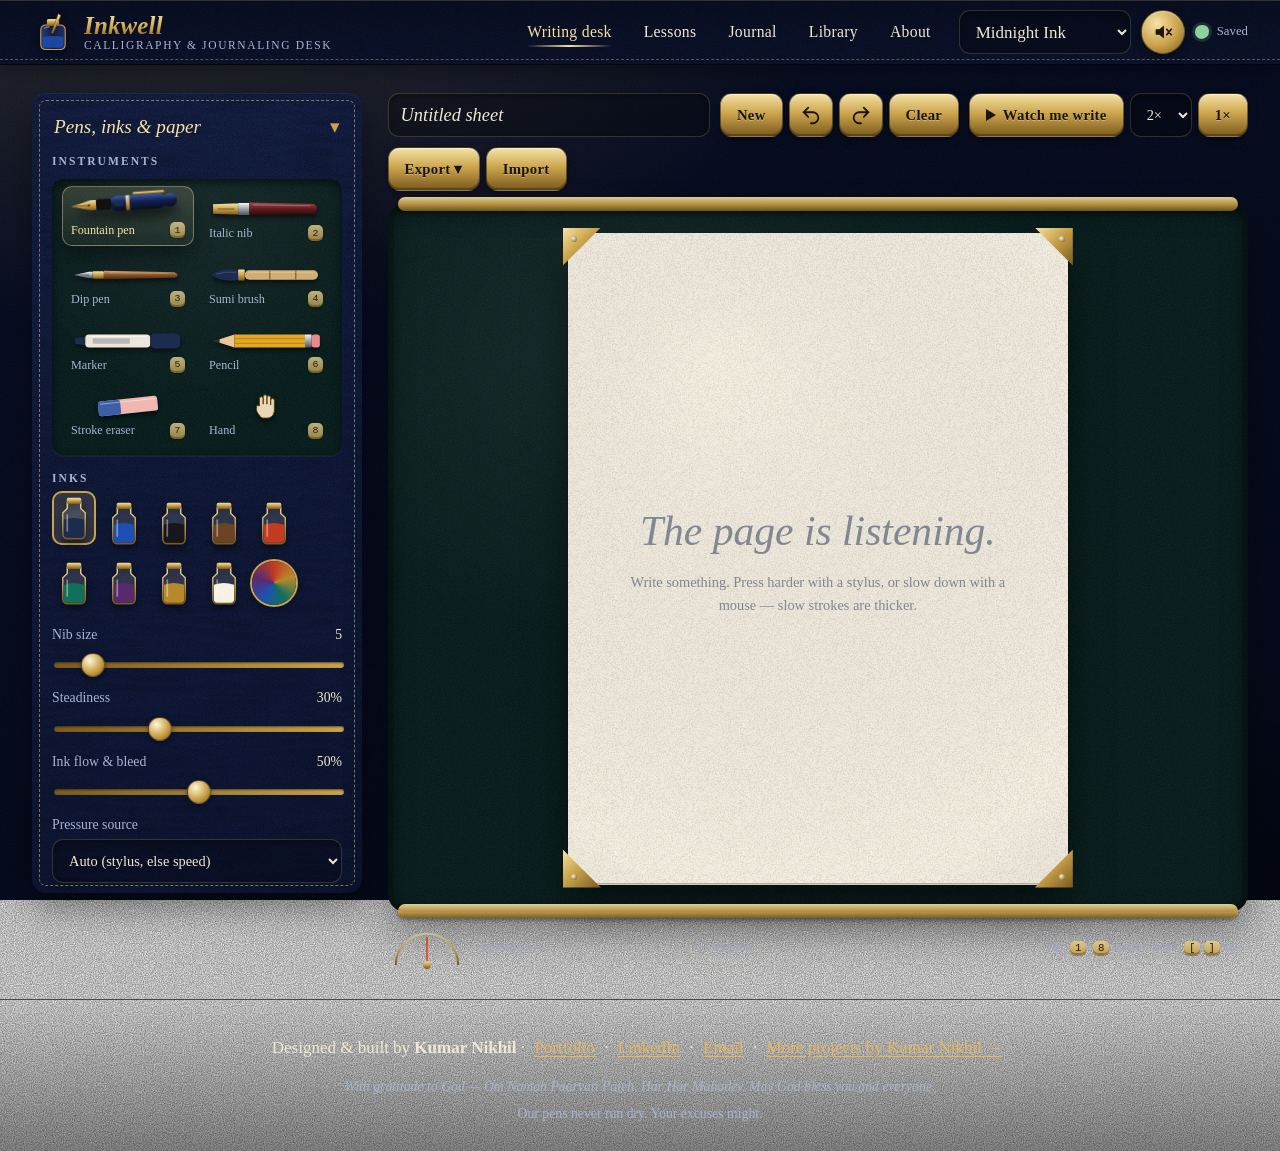
<file: index.html>
<!doctype html>
<html lang="en">
<head>
<meta charset="utf-8">
<meta name="viewport" content="width=device-width, initial-scale=1, viewport-fit=cover">
<title>Inkwell — a calligraphy &amp; journaling desk</title>
<meta name="description" content="Inkwell is a free, offline-friendly calligraphy and journaling desk: pressure-sensitive brush, fountain, italic, dip-pen, marker and pencil on real-feeling papers, guided lessons with stroke scoring, a daily journal with stamps and wax seals, and replayable 'watch me write' playback.">
<meta property="og:title" content="Inkwell — a calligraphy &amp; journaling desk">
<meta property="og:description" content="Pressure-sensitive pens, ink bleed, paper grain, guided calligraphy lessons, a wax-sealed daily journal — and every stroke saved as a replayable vector.">
<meta property="og:type" content="website">
<meta property="og:url" content="https://kumarnikhildeveloperaccount.github.io/inkwell/">
<meta name="theme-color" content="#0b1430">
<meta name="color-scheme" content="dark light">
<link rel="icon" href="favicon.svg" type="image/svg+xml">
<link rel="manifest" href="manifest.webmanifest">
<link rel="stylesheet" href="css/base.css">
<link rel="stylesheet" href="css/desk.css">
<link rel="stylesheet" href="css/views.css?v=2">
</head>
<body data-theme="midnight">
<a class="skip" href="#main">Skip to the desk</a>

<!-- Intro: a nib signs the name, then the card slides away -->
<div id="intro" class="intro" aria-hidden="true">
  <div class="intro-card">
    <svg viewBox="0 0 600 180" class="intro-svg" role="presentation">
      <text x="300" y="118" text-anchor="middle" class="intro-word">Inkwell</text>
      <path class="intro-flourish" d="M120 140 C 220 160, 380 160, 500 132 C 520 128, 530 134, 515 142"/>
    </svg>
    <p class="intro-sub">uncapping the pens…</p>
  </div>
</div>

<header class="topbar">
  <a class="brand" href="#desk" id="brand" aria-label="Inkwell home">
    <svg class="brand-ink" id="brandInk" viewBox="0 0 48 48" aria-hidden="true">
      <defs>
        <linearGradient id="bGlass" x1="0" x2="1"><stop offset="0" stop-color="#2b3d78"/><stop offset=".5" stop-color="#0f1a3d"/><stop offset="1" stop-color="#22336a"/></linearGradient>
        <linearGradient id="bBrass" x1="0" x2="0" y1="0" y2="1"><stop offset="0" stop-color="#f6e2a4"/><stop offset=".5" stop-color="#c9a24a"/><stop offset="1" stop-color="#7a5a1e"/></linearGradient>
      </defs>
      <path d="M10 22 Q10 16 16 16 H32 Q38 16 38 22 V38 Q38 44 32 44 H16 Q10 44 10 38Z" fill="url(#bGlass)" stroke="#c9a24a" stroke-width="1.2"/>
      <path class="brand-ink-level" d="M12 30 Q24 27 36 30 V38 Q36 42 32 42 H16 Q12 42 12 38Z" fill="#1d4fb3" opacity=".85"/>
      <rect x="17" y="9" width="14" height="8" rx="2" fill="url(#bBrass)"/>
      <path d="M30 3 L22 25 L24 26 L33 5Z" fill="url(#bBrass)" stroke="#5a3f12" stroke-width=".6"/>
      <path d="M14 20 Q16 18 20 18" stroke="#fff" stroke-opacity=".35" stroke-width="1.5" fill="none"/>
    </svg>
    <span class="brand-text"><span class="brand-name">Inkwell</span><small>calligraphy &amp; journaling desk</small></span>
  </a>
  <button id="navToggle" class="nav-toggle" aria-expanded="false" aria-controls="mainNav" aria-label="Open menu">
    <span></span><span></span><span></span>
  </button>
  <nav id="mainNav" class="mainnav" aria-label="Main">
    <a href="#desk" data-nav="desk">Writing desk</a>
    <a href="#lessons" data-nav="lessons">Lessons</a>
    <a href="#journal" data-nav="journal">Journal</a>
    <a href="#library" data-nav="library">Library</a>
    <a href="#about" data-nav="about">About</a>
  </nav>
  <div class="top-actions">
    <label class="sr-only" for="themeSel">Desk theme</label>
    <select id="themeSel" class="brass-select" title="Desk theme">
      <option value="midnight">Midnight Ink</option>
      <option value="ivory">Ivory &amp; Brass</option>
      <option value="oxblood">Oxblood Leather</option>
      <option value="sumi">Sumi &amp; Vermilion</option>
    </select>
    <button id="soundBtn" class="icon-btn" aria-pressed="false" title="Sound is off — click to hear the nib">
      <svg viewBox="0 0 24 24" aria-hidden="true"><path d="M4 9h4l5-4v14l-5-4H4z" fill="currentColor"/><path class="snd-on" d="M16 8c1.5 1.2 1.5 6.8 0 8M18.5 5.5c3 2.6 3 10.4 0 13" stroke="currentColor" stroke-width="1.8" fill="none" stroke-linecap="round"/><path class="snd-off" d="M16 9l5 6M21 9l-5 6" stroke="currentColor" stroke-width="1.8" stroke-linecap="round"/></svg>
      <span class="sr-only">Toggle sound</span>
    </button>
    <span id="saveState" class="save-state" role="status" aria-live="polite"><i class="blot" aria-hidden="true"></i><span class="save-text">Opening the drawer…</span></span>
  </div>
</header>

<main id="main" tabindex="-1">

  <!-- ============ WRITING DESK ============ -->
  <section id="view-desk" class="view" data-view="desk" aria-labelledby="deskHeading">
    <h1 id="deskHeading" class="sr-only">Writing desk</h1>
    <div class="desk-grid">
      <details class="tray-details" id="deskTrayWrap" open>
        <summary class="tray-summary">Pens, inks &amp; paper</summary>
        <div class="tray" id="deskTrayHost" aria-label="Pens and inks"></div>
        <div class="tray-paper">
          <label class="field"><span>Paper</span>
            <select id="deskPaper" class="brass-select"></select></label>
          <label class="field"><span>Ruling</span>
            <select id="deskRuling" class="brass-select">
              <option value="none">Blank</option>
              <option value="lines">Lined</option>
              <option value="italic">Italic guidelines (5°)</option>
              <option value="copperplate">Copperplate guidelines (55°)</option>
              <option value="grid">Grid</option>
              <option value="dots">Dot grid</option>
            </select></label>
          <p class="paper-desc" id="paperDesc"></p>
        </div>
      </details>

      <div class="sheet-area">
        <div class="sheet-toolbar" role="toolbar" aria-label="Sheet actions">
          <label class="sr-only" for="deskTitle">Sheet title</label>
          <input id="deskTitle" class="title-input" maxlength="80" value="Untitled sheet" spellcheck="false">
          <div class="tb-group">
            <button class="brass-btn" id="deskNew" title="New sheet">New</button>
            <button class="brass-btn icon-only" id="deskUndo" title="Undo (Ctrl+Z)" aria-label="Undo"><svg viewBox="0 0 24 24"><path d="M9 7L4 12l5 5M4 12h10a6 6 0 010 12h-2" fill="none" stroke="currentColor" stroke-width="2" stroke-linecap="round" transform="translate(0,-3)"/></svg></button>
            <button class="brass-btn icon-only" id="deskRedo" title="Redo (Ctrl+Shift+Z)" aria-label="Redo"><svg viewBox="0 0 24 24"><path d="M15 7l5 5-5 5M20 12H10a6 6 0 000 12h2" fill="none" stroke="currentColor" stroke-width="2" stroke-linecap="round" transform="translate(0,-3)"/></svg></button>
            <button class="brass-btn" id="deskClear" title="Clear the sheet">Clear</button>
          </div>
          <div class="tb-group">
            <button class="brass-btn play" id="deskPlay" title="Watch me write (P)" aria-pressed="false"><span class="play-ico" aria-hidden="true"></span><span class="lbl">Watch me write</span></button>
            <label class="sr-only" for="deskSpeed">Playback speed</label>
            <select id="deskSpeed" class="brass-select small"><option value="1">1×</option><option value="2" selected>2×</option><option value="4">4×</option><option value="8">8×</option></select>
            <button class="brass-btn" id="deskZoom" title="Zoom the sheet" aria-label="Zoom">1×</button>
          </div>
          <div class="tb-group menu-wrap">
            <button class="brass-btn" id="deskExportBtn" aria-haspopup="true" aria-expanded="false" aria-controls="deskExportMenu">Export ▾</button>
            <div class="menu" id="deskExportMenu" role="menu" hidden>
              <button role="menuitem" id="exPng">PNG image (2×)</button>
              <button role="menuitem" id="exSvg">SVG vectors</button>
              <button role="menuitem" id="exInk">.inkwell file (replayable)</button>
            </div>
            <button class="brass-btn" id="deskImport" title="Import a .inkwell file">Import</button>
          </div>
        </div>

        <div class="blotter">
          <div class="sheet-scroller" id="deskScroller">
            <div class="sheet" id="deskSheet" tabindex="0" aria-label="Writing sheet. Draw with a pen, finger or mouse.">
              <span class="corner tl" aria-hidden="true"></span><span class="corner tr" aria-hidden="true"></span><span class="corner bl" aria-hidden="true"></span><span class="corner br" aria-hidden="true"></span>
              <div class="sheet-empty" id="deskEmpty" aria-hidden="true">
                <span>The page is listening.</span>
                <small>Write something. Press harder with a stylus, or slow down with a mouse — slow strokes are thicker.</small>
              </div>
            </div>
          </div>
        </div>

        <div class="sheet-status">
          <div class="gauge" aria-hidden="true">
            <svg viewBox="0 0 80 46">
              <path d="M8 42 A32 32 0 0 1 72 42" fill="none" stroke="currentColor" stroke-opacity=".35" stroke-width="5"/>
              <path d="M8 42 A32 32 0 0 1 72 42" fill="none" stroke="url(#bBrass)" stroke-width="2"/>
              <g id="gaugeNeedle" class="gauge-needle"><line x1="40" y1="42" x2="40" y2="14" stroke="#e85b3a" stroke-width="2" stroke-linecap="round"/></g>
              <circle cx="40" cy="42" r="4" fill="url(#bBrass)"/>
              <g id="gaugeTilt" class="gauge-tilt"><line x1="68" y1="10" x2="68" y2="2" stroke="currentColor" stroke-width="1.5"/></g>
            </svg>
          </div>
          <span id="gaugeLabel" class="gauge-label">pressure —</span>
          <span id="deskCount" class="count">0 strokes</span>
          <span id="deskHint" class="hint">Tip: <kbd>1</kbd>–<kbd>8</kbd> switch pens, <kbd>[</kbd> <kbd>]</kbd> size.</span>
        </div>
      </div>
    </div>
  </section>

  <!-- ============ LESSONS ============ -->
  <section id="view-lessons" class="view" data-view="lessons" aria-labelledby="lessonsHeading" hidden>
    <div class="lessons-grid">
      <aside class="lesson-side leather">
        <h1 id="lessonsHeading" class="section-title">Guided lessons</h1>
        <p class="muted small">Trace the ghost, follow the numbers, earn brass stars. Calligraphy: the art of making one letter take twenty minutes.</p>
        <div class="course-tabs" id="courseTabs" role="tablist" aria-label="Courses"></div>
        <h2 class="side-h">Letters &amp; strokes</h2>
        <div class="glyph-list" id="glyphList" role="list"></div>
      </aside>
      <div class="lesson-main">
        <div class="lesson-head">
          <div>
            <h2 id="lessonTitle" class="lesson-title">Choose a lesson</h2>
            <p id="lessonStep" class="lesson-step" aria-live="polite"></p>
          </div>
          <div class="tb-group">
            <button class="brass-btn" id="lsDemo">Watch the master</button>
            <button class="brass-btn" id="lsRetry">Again</button>
            <button class="brass-btn" id="lsGhost" aria-pressed="true" title="Show or hide the ghost guide">Ghost: on</button>
            <label class="sr-only" for="lessonPen">Lesson pen</label>
            <select id="lessonPen" class="brass-select small">
              <option value="default">Course pen</option>
              <option value="italic">Italic nib</option>
              <option value="dip">Dip pen</option>
              <option value="brush">Sumi brush</option>
              <option value="fountain">Fountain pen</option>
              <option value="pencil">Pencil</option>
            </select>
          </div>
        </div>
        <div class="blotter lesson-blotter">
          <div class="sheet lesson-sheet" id="lessonSheet" tabindex="0" aria-label="Practice sheet. Trace the ghost strokes in order.">
            <span class="corner tl" aria-hidden="true"></span><span class="corner tr" aria-hidden="true"></span><span class="corner bl" aria-hidden="true"></span><span class="corner br" aria-hidden="true"></span>
          </div>
        </div>
        <div class="lesson-foot">
          <button class="brass-btn" id="lsPrev">‹ Previous</button>
          <div class="score-panel" id="scorePanel" aria-live="polite">
            <div class="score-bars" id="scoreBars"></div>
            <div class="score-total"><span id="scoreTotal">—</span><span class="score-stars" id="scoreStars" aria-label="stars">☆☆☆</span></div>
            <p class="score-msg" id="scoreMsg">Trace stroke 1. The little brass dot shows where to start.</p>
          </div>
          <button class="brass-btn" id="lsNext">Next ›</button>
        </div>
        <div class="lesson-notes leather" id="lessonNotes"></div>
      </div>
    </div>
  </section>

  <!-- ============ JOURNAL ============ -->
  <section id="view-journal" class="view" data-view="journal" aria-labelledby="journalHeading" hidden>
    <div class="journal-grid">
      <div class="journal-left">
        <div class="date-bar leather">
          <button class="brass-btn icon-only" id="jPrev" aria-label="Previous day">‹</button>
          <div class="date-label"><h1 id="journalHeading" class="sr-only">Daily journal</h1><span id="jDate">Today</span><small id="jStatus">a fresh page</small></div>
          <button class="brass-btn icon-only" id="jNext" aria-label="Next day">›</button>
          <button class="brass-btn" id="jToday">Today</button>
        </div>
        <div class="prompt-card">
          <span class="prompt-kicker">Today’s prompt</span>
          <p id="jPrompt" class="prompt-text">…</p>
          <button class="brass-btn small" id="jShuffle" title="Another prompt">Shuffle prompt</button>
        </div>
        <details class="tray-details" id="journalTrayWrap" open>
          <summary class="tray-summary">Pens &amp; inks</summary>
          <div class="tray compact" id="journalTrayHost" aria-label="Journal pens and inks"></div>
        </details>
        <div class="stamp-drawer leather">
          <h2 class="side-h">Stamp drawer</h2>
          <div class="stamp-tray" id="stampTray" role="group" aria-label="Stamps"></div>
          <div class="seal-row">
            <label class="field inline"><span>Seal letter</span><input id="sealLetter" maxlength="1" value="I" class="seal-letter" aria-label="Wax seal monogram letter"></label>
            <div class="seal-colors" id="sealColors" role="radiogroup" aria-label="Wax colour"></div>
          </div>
          <button class="brass-btn wide" id="sealPage">Seal today’s page with wax</button>
        </div>
        <div class="month-card leather">
          <h2 class="side-h">This month</h2>
          <div class="mini-cal" id="jCal"></div>
        </div>
      </div>
      <div class="journal-main">
        <div class="sheet-toolbar" role="toolbar" aria-label="Journal actions">
          <label class="field inline"><span>Paper</span><select id="jPaper" class="brass-select small"></select></label>
          <div class="tb-group">
            <button class="brass-btn icon-only" id="jUndo" aria-label="Undo"><svg viewBox="0 0 24 24"><path d="M9 7L4 12l5 5M4 12h10a6 6 0 010 12h-2" fill="none" stroke="currentColor" stroke-width="2" stroke-linecap="round" transform="translate(0,-3)"/></svg></button>
            <button class="brass-btn icon-only" id="jRedo" aria-label="Redo"><svg viewBox="0 0 24 24"><path d="M15 7l5 5-5 5M20 12H10a6 6 0 000 12h2" fill="none" stroke="currentColor" stroke-width="2" stroke-linecap="round" transform="translate(0,-3)"/></svg></button>
            <button class="brass-btn play" id="jPlay" aria-pressed="false"><span class="play-ico" aria-hidden="true"></span><span class="lbl">Watch me write</span></button>
            <button class="brass-btn" id="jPng">Save PNG</button>
          </div>
        </div>
        <div class="blotter">
          <div class="sheet-scroller">
            <div class="sheet journal-sheet" id="journalSheet" tabindex="0" aria-label="Journal page. Write, then add stamps from the drawer.">
              <span class="corner tl" aria-hidden="true"></span><span class="corner tr" aria-hidden="true"></span><span class="corner bl" aria-hidden="true"></span><span class="corner br" aria-hidden="true"></span>
              <div class="sealed-banner" id="sealedBanner" hidden>
                <p>This page is sealed with wax. Secrets are safe here.</p>
                <button class="brass-btn" id="breakSeal">Break the seal</button>
              </div>
            </div>
          </div>
        </div>
        <label class="note-label" for="jNote">Typed margin note <small>(for the bits your handwriting refuses to say)</small></label>
        <textarea id="jNote" class="note-area" rows="3" placeholder="Dear diary, today I learned that ink is just water with commitment."></textarea>
      </div>
    </div>
  </section>

  <!-- ============ LIBRARY ============ -->
  <section id="view-library" class="view" data-view="library" aria-labelledby="libHeading" hidden>
    <div class="lib-head leather">
      <div>
        <h1 id="libHeading" class="section-title">The library drawer</h1>
        <p class="muted small">Every page is stored as replayable stroke vectors in your browser’s IndexedDB. No cloud. No account. Just you and the drawer.</p>
      </div>
      <div class="lib-controls">
        <label class="sr-only" for="libSearch">Search pages</label>
        <input id="libSearch" class="title-input small" type="search" placeholder="Search titles…">
        <label class="sr-only" for="libFilter">Filter</label>
        <select id="libFilter" class="brass-select small"><option value="all">All pages</option><option value="sheet">Desk sheets</option><option value="journal">Journal pages</option></select>
        <button class="brass-btn" id="libNew">New sheet</button>
        <button class="brass-btn" id="libExportAll">Export all (.inkwell)</button>
        <button class="brass-btn" id="libImport">Import</button>
      </div>
    </div>
    <div class="lib-grid" id="libGrid" role="list"></div>
    <div class="lib-empty" id="libEmpty" hidden>
      <svg viewBox="0 0 120 80" aria-hidden="true"><rect x="10" y="20" width="100" height="50" rx="6" fill="none" stroke="currentColor" stroke-width="2"/><path d="M10 34h100M52 27h16" stroke="currentColor" stroke-width="2"/><circle cx="60" cy="52" r="6" fill="currentColor" opacity=".5"/></svg>
      <p>The drawer is empty. Even the moths are bored.</p>
      <p class="muted small">Write anything on the desk — it will appear here automatically.</p>
    </div>
  </section>

  <!-- ============ ABOUT ============ -->
  <section id="view-about" class="view" data-view="about" aria-labelledby="aboutHeading" hidden>
    <div class="about-wrap">
      <article class="about-card paper-card">
        <h1 id="aboutHeading" class="section-title dark">About Inkwell</h1>
        <p class="lead">A quiet desk for loud thoughts. Inkwell turns your stylus, finger or mouse into six writing instruments, lays them on four kinds of paper, and remembers <em>how</em> you wrote — not just what.</p>
        <h2>How your pages are kept</h2>
        <p>Every stroke is saved the moment you lift the pen — as vectors (position, pressure, tilt and timing), not pixels — into <strong>IndexedDB</strong>, a database built into your browser. That is why any page can be replayed with <em>Watch me write</em>. Export a <code>.inkwell</code> file to move pages between devices, or PNG / SVG to share them. Nothing ever leaves your device.</p>
        <h2>Pens &amp; devices</h2>
        <ul>
          <li><strong>Stylus</strong> (Apple Pencil, Wacom, S Pen, Surface Pen): true pressure and tilt via Pointer Events.</li>
          <li><strong>Mouse or finger</strong>: pressure is simulated from speed — slow down for weight, speed up for hairlines.</li>
          <li><strong>Stylus only</strong> mode in the tray ignores your palm.</li>
        </ul>
        <h2>Keyboard</h2>
        <ul class="kbd-list">
          <li><kbd>1</kbd>–<kbd>8</kbd> pens &amp; tools</li><li><kbd>[</kbd> <kbd>]</kbd> nib size</li>
          <li><kbd>Ctrl</kbd>/<kbd>⌘</kbd>+<kbd>Z</kbd> undo, +<kbd>Shift</kbd> redo</li><li><kbd>P</kbd> watch me write</li><li><kbd>Esc</kbd> stop / cancel stamp</li>
        </ul>
        <p class="muted small">Lesson shapes are simplified practice guides drawn for this site — a good teacher or primer is still the gold standard. Rumour has it the desk cat answers to a certain four-letter word.</p>
      </article>
      <article class="about-card leather credits" id="credits">
        <h2 class="section-title">Made by</h2>
        <p class="maker">Designed &amp; built by <strong>Kumar Nikhil</strong></p>
        <ul class="link-list">
          <li><a href="https://kumarnikhildeveloperaccount.github.io/" target="_blank" rel="noopener">Portfolio</a></li>
          <li><a href="https://www.linkedin.com/in/kumar-nikhil-1000a9192/" target="_blank" rel="noopener">LinkedIn</a></li>
          <li><a href="mailto:nkashyapnikhilnk@gmail.com">Email</a></li>
        </ul>
        <a class="brass-btn wide" href="https://kumarnikhildeveloperaccount.github.io/" target="_blank" rel="noopener">More projects by Kumar Nikhil →</a>
        <p class="gratitude">With gratitude to God — Om Namah Paarvati Pateh, Har Har Mahadev. May God bless you and everyone.</p>
        <p class="muted small">100% client-side. No sign-up, no trackers, no cookies, no ink stains on your sleeves.</p>
      </article>
    </div>
  </section>
</main>

<footer class="site-footer">
  <div class="foot-inner">
    <p>Designed &amp; built by <strong>Kumar Nikhil</strong> ·
      <a href="https://kumarnikhildeveloperaccount.github.io/" target="_blank" rel="noopener">Portfolio</a> ·
      <a href="https://www.linkedin.com/in/kumar-nikhil-1000a9192/" target="_blank" rel="noopener">LinkedIn</a> ·
      <a href="mailto:nkashyapnikhilnk@gmail.com">Email</a> ·
      <a href="https://kumarnikhildeveloperaccount.github.io/" target="_blank" rel="noopener">More projects by Kumar Nikhil →</a></p>
    <p class="gratitude small">With gratitude to God — Om Namah Paarvati Pateh, Har Har Mahadev. May God bless you and everyone.</p>
    <p class="muted small" id="footJoke">Our pens never run dry. Your excuses might.</p>
  </div>
</footer>

<input type="file" id="importFile" accept=".inkwell,application/json,.json" hidden>
<div id="toast" class="toast" role="status" aria-live="polite"></div>
<div id="pawLayer" class="paw-layer" aria-hidden="true"></div>
<div id="inkSpill" class="ink-spill" aria-hidden="true"></div>

<div id="confirmModal" class="modal" role="dialog" aria-modal="true" aria-labelledby="confirmMsg" hidden>
  <div class="modal-card paper-card">
    <p id="confirmMsg" class="modal-msg">Are you sure?</p>
    <div class="modal-actions">
      <button class="brass-btn" id="confirmCancel">Keep it</button>
      <button class="brass-btn danger" id="confirmOk">Yes, do it</button>
    </div>
  </div>
</div>

<noscript><p class="noscript">Inkwell needs JavaScript to uncap its pens. Please enable it.</p></noscript>

<script src="js/util.js" defer></script>
<script src="js/db.js" defer></script>
<script src="js/paper.js" defer></script>
<script src="js/engine.js" defer></script>
<script src="js/stamps.js" defer></script>
<script src="js/exporter.js" defer></script>
<script src="js/lessons.js" defer></script>
<script src="js/journal.js" defer></script>
<script src="js/app.js" defer></script>
</body>
</html>
</file>
<file: css/base.css>
/* Inkwell — base: themes, typography, shell */
:root {
  --serif: "Iowan Old Style", "Palatino Linotype", Palatino, "Book Antiqua", "URW Palladio L", Georgia, Cambria, "Times New Roman", serif;
  --display: "Bodoni MT", Didot, "Didot LT STD", "Iowan Old Style", "Palatino Linotype", Palatino, Georgia, serif;
  --mono: ui-monospace, "SF Mono", Menlo, Consolas, "Liberation Mono", monospace;
  --ease: cubic-bezier(.2, .8, .2, 1);
  --spring: cubic-bezier(.34, 1.56, .64, 1);
  --r: 14px;
  --noise: url("data:image/svg+xml,%3Csvg xmlns='http://www.w3.org/2000/svg' width='240' height='240'%3E%3Cfilter id='n'%3E%3CfeTurbulence type='fractalNoise' baseFrequency='.9' numOctaves='3' stitchTiles='stitch'/%3E%3CfeColorMatrix values='0 0 0 0 0 0 0 0 0 0 0 0 0 0 0 0 0 0 .55 0'/%3E%3C/filter%3E%3Crect width='100%25' height='100%25' filter='url(%23n)'/%3E%3C/svg%3E");
  --grain: url("data:image/svg+xml,%3Csvg xmlns='http://www.w3.org/2000/svg' width='300' height='300'%3E%3Cfilter id='g'%3E%3CfeTurbulence type='turbulence' baseFrequency='.012 .09' numOctaves='2' seed='3'/%3E%3CfeColorMatrix values='0 0 0 0 0 0 0 0 0 0 0 0 0 0 0 0 0 0 .22 0'/%3E%3C/filter%3E%3Crect width='100%25' height='100%25' filter='url(%23g)'/%3E%3C/svg%3E");
}

/* ---------- themes ---------- */
body[data-theme="midnight"] {
  --bg0: #070d22; --bg1: #0b1430; --bg2: #14204a; --leather: #1a2858; --leather-2: #111c42;
  --text: #f1e8d2; --muted: #a9b4d2; --brass: #c9a24a; --brass-hi: #f6e2a4; --brass-lo: #7a5a1e;
  --stitch: rgba(240, 213, 138, .5); --panel: rgba(13, 22, 54, .82); --line: rgba(240, 213, 138, .18);
  --accent: #e8b75a; --danger: #d0573e; --felt: #0f2a2a; --lamp: rgba(255, 210, 130, .16); --ok: #8fd19e;
  --paper-card: #f3ecdb; --paper-ink: #1f2747;
}
body[data-theme="ivory"] {
  --bg0: #d9ccb2; --bg1: #efe6d2; --bg2: #e6d9bd; --leather: #7b4a2a; --leather-2: #5e3519;
  --text: #2a1f15; --muted: #6b5a47; --brass: #a9812f; --brass-hi: #f2dc9c; --brass-lo: #6b4e17;
  --stitch: rgba(255, 236, 190, .65); --panel: rgba(255, 250, 238, .86); --line: rgba(90, 60, 20, .2);
  --accent: #9b3b1f; --danger: #b2361f; --felt: #2f4a3a; --lamp: rgba(255, 240, 200, .5); --ok: #2f7a45;
  --paper-card: #fffaf0; --paper-ink: #2a1f15;
}
body[data-theme="oxblood"] {
  --bg0: #160607; --bg1: #2a0f12; --bg2: #3d161a; --leather: #5a1c21; --leather-2: #3e1115;
  --text: #f4e6d3; --muted: #d0aea6; --brass: #caa04e; --brass-hi: #f5dfa0; --brass-lo: #6f4f18;
  --stitch: rgba(245, 214, 150, .5); --panel: rgba(46, 14, 17, .84); --line: rgba(245, 214, 150, .18);
  --accent: #f0b864; --danger: #ff7a5c; --felt: #23301f; --lamp: rgba(255, 190, 120, .15); --ok: #a6d99b;
  --paper-card: #f4ead6; --paper-ink: #3a1418;
}
body[data-theme="sumi"] {
  --bg0: #060607; --bg1: #121214; --bg2: #1c1c20; --leather: #222226; --leather-2: #18181b;
  --text: #ece8de; --muted: #a8a49a; --brass: #c23b22; --brass-hi: #ee8a6c; --brass-lo: #6b1d10;
  --stitch: rgba(236, 232, 222, .28); --panel: rgba(24, 24, 27, .9); --line: rgba(236, 232, 222, .14);
  --accent: #e0553a; --danger: #ff6d50; --felt: #1d2622; --lamp: rgba(255, 255, 255, .05); --ok: #b8d8a8;
  --paper-card: #f6f1e4; --paper-ink: #16161b;
}

*, *::before, *::after { box-sizing: border-box; }
html { -webkit-text-size-adjust: 100%; text-size-adjust: 100%; scroll-behavior: smooth; }
body {
  margin: 0; min-height: 100vh; min-height: 100dvh;
  font-family: var(--serif); font-size: 17px; line-height: 1.55; color: var(--text);
  background:
    radial-gradient(1200px 700px at 12% -10%, var(--lamp), transparent 60%),
    radial-gradient(900px 600px at 110% 110%, rgba(0, 0, 0, .45), transparent 60%),
    var(--noise),
    linear-gradient(160deg, var(--bg1), var(--bg0));
  background-attachment: fixed, fixed, scroll, fixed;
  overflow-x: hidden;
  padding-left: env(safe-area-inset-left); padding-right: env(safe-area-inset-right);
  transition: background-color .6s var(--ease), color .4s var(--ease);
}
button, input, select, textarea { font: inherit; color: inherit; }
button { cursor: pointer; }
a { color: var(--accent); text-underline-offset: 3px; }
a:hover { color: var(--brass-hi); }
img, svg, canvas { max-width: 100%; }
kbd {
  font-family: var(--mono); font-size: .78em; padding: .05em .45em; border-radius: 5px;
  background: linear-gradient(var(--brass-hi), var(--brass)); color: #2a1d08;
  box-shadow: inset 0 -2px 0 rgba(0, 0, 0, .25), 0 1px 1px rgba(0, 0, 0, .3);
}
code { font-family: var(--mono); font-size: .88em; background: rgba(0, 0, 0, .08); padding: .05em .35em; border-radius: 4px; }
.sr-only { position: absolute !important; width: 1px; height: 1px; overflow: hidden; clip: rect(0 0 0 0); white-space: nowrap; margin: -1px; padding: 0; border: 0; }
.muted { color: var(--muted); }
.small { font-size: .86rem; }
[hidden] { display: none !important; }
:focus-visible { outline: 2px solid var(--brass-hi); outline-offset: 3px; border-radius: 6px; }

.skip { position: absolute; left: 12px; top: -60px; z-index: 100; padding: 10px 16px; background: var(--brass); color: #1a1206; border-radius: 10px; transition: top .2s; }
.skip:focus { top: 12px; }

/* ---------- leather & paper surfaces ---------- */
.leather {
  position: relative;
  background: var(--grain), var(--noise), linear-gradient(170deg, var(--leather), var(--leather-2));
  border-radius: var(--r);
  box-shadow: 0 1px 0 rgba(255, 255, 255, .06) inset, 0 -1px 0 rgba(0, 0, 0, .4) inset, 0 12px 30px rgba(0, 0, 0, .35);
  outline: 1.5px dashed var(--stitch); outline-offset: -8px;
  padding: 20px;
}
.paper-card {
  background: radial-gradient(120% 90% at 20% 0%, rgba(255, 255, 255, .5), transparent 60%), var(--noise), var(--paper-card);
  color: var(--paper-ink); border-radius: 6px;
  box-shadow: 0 1px 1px rgba(0, 0, 0, .2), 0 18px 40px rgba(0, 0, 0, .35);
  padding: 28px;
}
.paper-card a { color: #8a3b14; }
.section-title { font-family: var(--display); font-weight: 600; font-size: clamp(1.5rem, 1.1rem + 1.6vw, 2.3rem); margin: 0 0 .35em; letter-spacing: .01em; font-style: italic; }
.section-title.dark { color: var(--paper-ink); }

/* ---------- brass controls ---------- */
.brass-btn {
  --b1: var(--brass-hi); --b2: var(--brass); --b3: var(--brass-lo);
  display: inline-flex; align-items: center; justify-content: center; gap: .45em;
  min-height: 44px; padding: 0 16px; border-radius: 12px; border: 1px solid rgba(0, 0, 0, .45);
  background: linear-gradient(180deg, var(--b1) 0%, var(--b2) 48%, var(--b3) 100%);
  color: #1d1406; font-weight: 600; font-size: .92rem; letter-spacing: .02em; text-decoration: none;
  text-shadow: 0 1px 0 rgba(255, 255, 255, .35);
  box-shadow: inset 0 1px 0 rgba(255, 255, 255, .6), inset 0 -2px 0 rgba(0, 0, 0, .25), 0 3px 8px rgba(0, 0, 0, .35);
  transition: transform .15s var(--ease), box-shadow .15s var(--ease), filter .2s;
  -webkit-tap-highlight-color: transparent; white-space: nowrap; position: relative; overflow: hidden;
}
.brass-btn::after {
  content: ""; position: absolute; inset: 0; background: linear-gradient(105deg, transparent 30%, rgba(255, 255, 255, .55) 50%, transparent 70%);
  transform: translateX(-120%); transition: transform .7s var(--ease); pointer-events: none;
}
.brass-btn:hover::after, .brass-btn:focus-visible::after { transform: translateX(120%); }
.brass-btn:hover { filter: brightness(1.06); color: #1d1406; }
.brass-btn:active { transform: translateY(1px) scale(.98); box-shadow: inset 0 2px 4px rgba(0, 0, 0, .35), 0 1px 2px rgba(0, 0, 0, .3); }
.brass-btn:disabled { filter: grayscale(.7) brightness(.8); cursor: not-allowed; }
.brass-btn.small { min-height: 44px; padding: 0 12px; font-size: .84rem; }
.brass-btn.icon-only { width: 44px; padding: 0; }
.brass-btn.icon-only svg { width: 22px; height: 22px; }
.brass-btn.wide { width: 100%; }
.brass-btn.danger { --b1: #f3b4a2; --b2: #c5553a; --b3: #6c2213; color: #200803; }
.brass-btn.on { --b1: #fff1c4; --b2: #e2b955; --b3: #8f6a26; box-shadow: inset 0 2px 6px rgba(0, 0, 0, .35), 0 0 0 2px rgba(246, 226, 164, .35); }
body[data-theme="sumi"] .brass-btn { color: #fff6ef; text-shadow: 0 1px 0 rgba(0, 0, 0, .35); }
body[data-theme="sumi"] .brass-btn.danger { color: #200803; }

.brass-select, .title-input {
  min-height: 44px; border-radius: 11px; border: 1px solid var(--line);
  background: rgba(0, 0, 0, .22); color: var(--text); padding: 0 12px;
  box-shadow: inset 0 2px 6px rgba(0, 0, 0, .35);
}
body[data-theme="ivory"] .brass-select, body[data-theme="ivory"] .title-input { background: rgba(255, 255, 255, .55); }
.brass-select option { background: var(--bg2); color: var(--text); }
.brass-select.small { min-height: 44px; font-size: .9rem; }
.title-input { font-family: var(--display); font-style: italic; font-size: 1.15rem; min-width: 0; }
.title-input.small { font-size: 1rem; font-family: var(--serif); font-style: normal; }
.icon-btn {
  width: 44px; height: 44px; border-radius: 50%; display: grid; place-items: center; border: 1px solid rgba(0, 0, 0, .45);
  background: radial-gradient(circle at 35% 30%, var(--brass-hi), var(--brass) 55%, var(--brass-lo)); color: #1d1406;
  box-shadow: inset 0 1px 0 rgba(255, 255, 255, .5), 0 3px 8px rgba(0, 0, 0, .35); transition: transform .2s var(--spring);
}
.icon-btn svg { width: 22px; height: 22px; }
.icon-btn:active { transform: scale(.92); }
.icon-btn .snd-on { display: none; }
.icon-btn.on .snd-on { display: inline; }
.icon-btn.on .snd-off { display: none; }
.icon-btn.remembered:not(.on) { animation: nudge 2.4s ease-in-out 2; }
@keyframes nudge { 0%, 80%, 100% { transform: rotate(0); } 85% { transform: rotate(-10deg); } 90% { transform: rotate(10deg); } 95% { transform: rotate(-5deg); } }

.field { display: grid; gap: 4px; font-size: .86rem; color: var(--muted); }
.field > span { display: flex; justify-content: space-between; gap: 8px; }
.field output { color: var(--text); font-variant-numeric: tabular-nums; }
.field.inline { display: inline-flex; align-items: center; gap: 8px; }
.check { display: flex; align-items: center; gap: 10px; min-height: 44px; font-size: .88rem; color: var(--muted); cursor: pointer; }
.check input { width: 20px; height: 20px; accent-color: var(--brass); }

input[type="range"] { -webkit-appearance: none; appearance: none; width: 100%; height: 28px; background: transparent; }
input[type="range"]::-webkit-slider-runnable-track { height: 6px; border-radius: 4px; background: linear-gradient(90deg, var(--brass-lo), var(--brass)); box-shadow: inset 0 1px 2px rgba(0, 0, 0, .5); }
input[type="range"]::-moz-range-track { height: 6px; border-radius: 4px; background: linear-gradient(90deg, var(--brass-lo), var(--brass)); }
input[type="range"]::-webkit-slider-thumb { -webkit-appearance: none; width: 24px; height: 24px; margin-top: -9px; border-radius: 50%; border: 1px solid rgba(0, 0, 0, .5); background: radial-gradient(circle at 35% 30%, #fff6d6, var(--brass) 55%, var(--brass-lo)); box-shadow: 0 2px 5px rgba(0, 0, 0, .45); }
input[type="range"]::-moz-range-thumb { width: 22px; height: 22px; border-radius: 50%; border: 1px solid rgba(0, 0, 0, .5); background: radial-gradient(circle at 35% 30%, #fff6d6, var(--brass) 55%, var(--brass-lo)); }

/* ---------- top bar ---------- */
.topbar {
  position: sticky; top: 0; z-index: 40;
  display: flex; align-items: center; gap: 14px;
  padding: calc(10px + env(safe-area-inset-top)) clamp(12px, 3vw, 32px) 10px;
  background: linear-gradient(180deg, rgba(0, 0, 0, .35), rgba(0, 0, 0, .15)), var(--noise), var(--leather-2);
  border-bottom: 1px solid rgba(0, 0, 0, .5);
  box-shadow: 0 1px 0 var(--line) inset, 0 6px 20px rgba(0, 0, 0, .35);
}
.topbar::after { content: ""; position: absolute; left: 0; right: 0; bottom: 4px; border-bottom: 1.5px dashed var(--stitch); pointer-events: none; opacity: .7; }
.brand { display: flex; align-items: center; gap: 10px; text-decoration: none; color: var(--text); min-height: 44px; }
.brand-ink { width: 42px; height: 42px; flex: none; filter: drop-shadow(0 3px 4px rgba(0, 0, 0, .45)); transition: transform .4s var(--spring); }
.brand:hover .brand-ink { transform: rotate(-8deg) translateY(-2px); }
.brand-ink-level { animation: slosh 5s ease-in-out infinite; transform-origin: 24px 36px; }
@keyframes slosh { 0%, 100% { transform: skewY(0); } 25% { transform: skewY(-3deg); } 75% { transform: skewY(3deg); } }
.brand-text { display: grid; line-height: 1.05; }
.brand-name { font-family: var(--display); font-style: italic; font-weight: 700; font-size: 1.55rem; letter-spacing: .01em;
  background: linear-gradient(180deg, var(--brass-hi), var(--brass) 60%, var(--brass-lo)); -webkit-background-clip: text; background-clip: text; color: transparent; }
.brand-text small { font-size: .72rem; color: var(--muted); letter-spacing: .14em; text-transform: uppercase; }
.mainnav { display: flex; gap: 4px; margin-left: auto; }
.mainnav a {
  position: relative; display: inline-flex; align-items: center; min-height: 44px; padding: 0 14px; border-radius: 10px;
  color: var(--text); text-decoration: none; font-size: .98rem; letter-spacing: .02em; transition: background .25s, color .25s;
}
.mainnav a::after {
  content: ""; position: absolute; left: 14px; right: 14px; bottom: 7px; height: 2px; border-radius: 2px;
  background: linear-gradient(90deg, transparent, var(--brass-hi), transparent); transform: scaleX(0); transition: transform .35s var(--ease);
}
.mainnav a:hover { background: rgba(255, 255, 255, .06); color: var(--brass-hi); }
.mainnav a[aria-current="page"] { color: var(--brass-hi); }
.mainnav a[aria-current="page"]::after, .mainnav a:hover::after { transform: scaleX(1); }
.top-actions { display: flex; align-items: center; gap: 10px; }
.save-state { display: inline-flex; align-items: center; gap: 8px; font-size: .8rem; color: var(--muted); min-width: 0; max-width: 220px; }
.save-text { white-space: nowrap; overflow: hidden; text-overflow: ellipsis; }
.blot { width: 14px; height: 14px; flex: none; border-radius: 50% 45% 55% 50%; background: var(--ok); box-shadow: 0 0 0 3px rgba(143, 209, 158, .15); transition: background .3s; }
.save-state.saving .blot { background: var(--brass); animation: blotPulse .7s ease-in-out infinite; }
.save-state.err .blot { background: var(--danger); }
@keyframes blotPulse { 50% { transform: scale(1.35) rotate(40deg); border-radius: 40% 60% 45% 55%; } }
.nav-toggle { display: none; width: 46px; height: 46px; border-radius: 12px; border: 1px solid var(--line); background: rgba(0, 0, 0, .2); padding: 12px 11px; flex-direction: column; justify-content: space-between; }
.nav-toggle span { display: block; height: 2px; border-radius: 2px; background: var(--brass-hi); transition: transform .3s var(--ease), opacity .2s; }
body.nav-open .nav-toggle span:nth-child(1) { transform: translateY(9px) rotate(45deg); }
body.nav-open .nav-toggle span:nth-child(2) { opacity: 0; }
body.nav-open .nav-toggle span:nth-child(3) { transform: translateY(-9px) rotate(-45deg); }

main { padding: clamp(12px, 2.4vw, 28px) clamp(10px, 3vw, 32px) 30px; max-width: 1760px; margin: 0 auto; outline: none; }
.view.enter { animation: viewIn .55s var(--ease); }
@keyframes viewIn { from { opacity: 0; transform: translateY(14px) scale(.995); filter: blur(3px); } to { opacity: 1; transform: none; filter: none; } }

/* ---------- footer ---------- */
.site-footer { padding: 26px clamp(14px, 3vw, 32px) calc(26px + env(safe-area-inset-bottom)); border-top: 1px solid rgba(0, 0, 0, .4); background: linear-gradient(0deg, rgba(0, 0, 0, .35), transparent); text-align: center; }
.foot-inner { max-width: 980px; margin: 0 auto; display: grid; gap: 6px; }
.foot-inner p { margin: 0; }
.gratitude { font-style: italic; color: var(--muted); }

/* ---------- toast & modal ---------- */
.toast {
  position: fixed; left: 50%; bottom: calc(20px + env(safe-area-inset-bottom)); z-index: 90; max-width: min(560px, calc(100vw - 24px));
  transform: translate(-50%, 140%) rotate(-1deg); opacity: 0; pointer-events: none;
  padding: 12px 18px; border-radius: 10px; color: var(--paper-ink); font-size: .95rem;
  background: var(--noise), var(--paper-card); box-shadow: 0 14px 30px rgba(0, 0, 0, .45); border-left: 5px solid var(--brass);
  transition: transform .45s var(--spring), opacity .3s;
}
.toast.show { transform: translate(-50%, 0) rotate(-.5deg); opacity: 1; }
.toast.err { border-left-color: var(--danger); }
.modal { position: fixed; inset: 0; z-index: 95; display: grid; place-items: center; padding: 18px; background: rgba(5, 8, 20, .6); backdrop-filter: blur(3px); -webkit-backdrop-filter: blur(3px); animation: fadeIn .25s; }
.modal-card { max-width: 440px; width: 100%; animation: cardIn .4s var(--spring); }
.modal-msg { font-size: 1.08rem; margin: 0 0 18px; }
.modal-actions { display: flex; gap: 10px; justify-content: flex-end; flex-wrap: wrap; }
@keyframes fadeIn { from { opacity: 0; } }
@keyframes cardIn { from { opacity: 0; transform: translateY(20px) rotate(-2deg) scale(.95); } }
.noscript { text-align: center; padding: 30px; }

/* ---------- intro ---------- */
.intro { position: fixed; inset: 0; z-index: 99; display: grid; place-items: center; background: radial-gradient(circle at 50% 40%, var(--bg2), var(--bg0)); transition: opacity .6s var(--ease), visibility .6s; animation: introAuto 0s linear 3.6s forwards; }
.intro.done { opacity: 0; visibility: hidden; }
@keyframes introAuto { to { opacity: 0; visibility: hidden; pointer-events: none; } }
.intro-card { width: min(560px, 88vw); padding: 26px 20px 18px; text-align: center; border-radius: 6px; background: var(--noise), var(--paper-card); box-shadow: 0 30px 60px rgba(0, 0, 0, .55); transform: rotate(-1.5deg); animation: cardIn .7s var(--spring); }
.intro-svg { width: 100%; height: auto; }
.intro-word { font-family: var(--display); font-style: italic; font-weight: 700; font-size: 120px; fill: transparent; stroke: #1d2b4f; stroke-width: 1.6; stroke-dasharray: 900; stroke-dashoffset: 900; animation: sign 1.5s var(--ease) .15s forwards, inkfill .5s ease 1.35s forwards; }
.intro-flourish { fill: none; stroke: #1d2b4f; stroke-width: 3; stroke-linecap: round; stroke-dasharray: 520; stroke-dashoffset: 520; animation: sign .8s var(--ease) 1.2s forwards; }
@keyframes sign { to { stroke-dashoffset: 0; } }
@keyframes inkfill { to { fill: #1d2b4f; } }
.intro-sub { margin: 4px 0 0; color: #6b5a47; font-style: italic; letter-spacing: .08em; }

@media (max-width: 1100px) {
  .nav-toggle { display: flex; order: 3; }
  .top-actions { margin-left: auto; }
  .mainnav {
    position: fixed; left: 10px; right: 10px; top: calc(70px + env(safe-area-inset-top)); z-index: 45;
    flex-direction: column; gap: 2px; padding: 12px; border-radius: 16px;
    background: var(--noise), linear-gradient(170deg, var(--leather), var(--leather-2));
    box-shadow: 0 20px 40px rgba(0, 0, 0, .5); outline: 1.5px dashed var(--stitch); outline-offset: -7px;
    transform: translateY(-12px) scale(.98); opacity: 0; visibility: hidden; transition: transform .35s var(--spring), opacity .25s, visibility .25s;
  }
  body.nav-open .mainnav { transform: none; opacity: 1; visibility: visible; }
  .mainnav a { min-height: 50px; font-size: 1.08rem; }
}
@media (max-width: 640px) {
  body { font-size: 16px; }
  .brand-text small { display: none; }
  .brand-name { font-size: 1.3rem; }
  .save-state { display: none; }
  .topbar { gap: 8px; }
  #themeSel { max-width: 120px; padding: 0 6px; font-size: .85rem; }
}
@media (max-width: 380px) { #themeSel { max-width: 96px; } .brand-ink { width: 36px; height: 36px; } }

@media (prefers-reduced-motion: reduce) {
  *, *::before, *::after { animation-duration: .001ms !important; animation-iteration-count: 1 !important; transition-duration: .001ms !important; scroll-behavior: auto !important; }
  .intro { display: none; }
}
</file>
<file: css/desk.css>
/* Inkwell — the writing desk: tray, pens, inks, sheet, blotter */
.desk-grid { display: grid; grid-template-columns: 330px minmax(0, 1fr); gap: clamp(14px, 2vw, 26px); align-items: start; }

/* ---------- tray ---------- */
.tray-details {
  position: relative; border-radius: var(--r);
  background: var(--grain), var(--noise), linear-gradient(170deg, var(--leather), var(--leather-2));
  box-shadow: 0 1px 0 rgba(255, 255, 255, .06) inset, 0 14px 34px rgba(0, 0, 0, .4);
  outline: 1.5px dashed var(--stitch); outline-offset: -8px;
  padding: 12px 16px 16px;
}
.desk-grid > .tray-details { position: sticky; top: 86px; max-height: calc(100vh - 100px); overflow: auto; scrollbar-width: thin; }
.tray-summary {
  list-style: none; cursor: pointer; min-height: 44px; display: flex; align-items: center; justify-content: space-between;
  font-family: var(--display); font-style: italic; font-size: 1.2rem; color: var(--brass-hi); padding: 4px 6px;
}
.tray-summary::-webkit-details-marker { display: none; }
.tray-summary::after { content: "▾"; font-style: normal; transition: transform .3s var(--ease); color: var(--brass); }
.tray-details:not([open]) .tray-summary::after { transform: rotate(-90deg); }
.tray { display: grid; gap: 14px; padding: 4px 4px 0; }
.tray-sec { display: grid; gap: 8px; }
.tray-h { margin: 0; font-size: .72rem; letter-spacing: .18em; text-transform: uppercase; color: var(--muted); font-weight: 600; }
.pen-rack {
  display: grid; grid-template-columns: 1fr 1fr; gap: 6px; padding: 10px;
  border-radius: 12px;
  background: radial-gradient(120% 140% at 50% 0%, rgba(255, 255, 255, .06), transparent 60%), var(--noise), var(--felt);
  box-shadow: inset 0 3px 10px rgba(0, 0, 0, .6), inset 0 -1px 0 rgba(255, 255, 255, .06), 0 1px 0 rgba(255, 255, 255, .05);
}
.pen-btn {
  position: relative; display: grid; grid-template-columns: 1fr auto; align-items: center; gap: 2px 6px;
  min-height: 56px; padding: 6px 8px 5px; border-radius: 10px; border: 1px solid transparent;
  background: transparent; color: var(--text); text-align: left;
  transition: transform .35s var(--spring), background .25s, border-color .25s, box-shadow .35s var(--ease);
}
.pen-btn .pen-svg { grid-column: 1 / -1; width: 100%; height: 26px; filter: drop-shadow(0 3px 2px rgba(0, 0, 0, .5)); transition: transform .45s var(--spring), filter .35s; }
.pen-btn .pen-name { font-size: .76rem; color: var(--muted); }
.pen-btn kbd { font-size: .62rem; opacity: .75; }
.pen-btn:hover { background: rgba(255, 255, 255, .05); }
.pen-btn:hover .pen-svg { transform: translateX(-3px) rotate(-2deg); }
.pen-btn.on { background: linear-gradient(180deg, rgba(246, 226, 164, .16), rgba(246, 226, 164, .04)); border-color: rgba(246, 226, 164, .4); transform: translateY(-3px); box-shadow: 0 10px 18px rgba(0, 0, 0, .35); }
.pen-btn.on .pen-svg { transform: translate(-4px, -3px) rotate(-4deg); filter: drop-shadow(0 9px 6px rgba(0, 0, 0, .55)); }
.pen-btn.on .pen-name { color: var(--brass-hi); }
.pen-btn:active .pen-svg { transform: translate(-6px, 0) rotate(-6deg) scale(.98); }

.ink-row { display: flex; flex-wrap: wrap; gap: 6px; align-items: flex-end; }
.ink-btn {
  width: 44px; height: 54px; padding: 3px 4px 2px; border: 0; border-radius: 10px; background: transparent;
  transition: transform .35s var(--spring), background .2s;
}
.ink-btn svg { width: 100%; height: 100%; filter: drop-shadow(0 4px 3px rgba(0, 0, 0, .45)); }
.ink-btn:hover { transform: translateY(-3px) rotate(-4deg); }
.ink-btn:hover .ink-lvl, .ink-btn.on .ink-lvl { animation: inkSlosh 1.4s ease-in-out infinite; transform-origin: 16px 30px; }
.ink-btn.on { background: rgba(246, 226, 164, .14); transform: translateY(-5px); box-shadow: 0 0 0 2px var(--brass) inset; }
@keyframes inkSlosh { 0%, 100% { transform: skewY(0); } 30% { transform: skewY(-6deg); } 70% { transform: skewY(5deg); } }
.ink-custom-wrap { width: 44px; height: 44px; border-radius: 50%; overflow: hidden; display: inline-grid; place-items: center; box-shadow: 0 0 0 2px var(--brass), 0 3px 8px rgba(0, 0, 0, .4); background: conic-gradient(#c23b22, #b8892b, #12705a, #1f4fb3, #5a2a6e, #c23b22); cursor: pointer; margin-bottom: 5px; }
.ink-custom { width: 60px; height: 60px; border: 0; padding: 0; opacity: 0; cursor: pointer; }
.sliders { gap: 6px; }
.tool-hint { margin: 2px 2px 0; font-size: .84rem; font-style: italic; color: var(--muted); min-height: 2.6em; border-left: 3px solid var(--ink, var(--brass)); padding-left: 10px; transition: border-color .3s; }
.tray-paper { display: grid; gap: 10px; margin-top: 12px; padding: 12px 4px 2px; border-top: 1px solid var(--line); }
.paper-desc { margin: 0; font-size: .84rem; font-style: italic; color: var(--muted); }
.tray.compact .pen-rack { grid-template-columns: repeat(4, 1fr); }
.tray.compact .pen-btn { grid-template-columns: 1fr; min-height: 50px; }
.tray.compact .pen-btn .pen-name, .tray.compact .pen-btn kbd { display: none; }

/* ---------- sheet area ---------- */
.sheet-area { min-width: 0; display: grid; gap: 12px; }
.sheet-toolbar { display: flex; flex-wrap: wrap; align-items: center; gap: 10px; }
.sheet-toolbar .title-input { flex: 1 1 220px; }
.tb-group { display: flex; flex-wrap: wrap; align-items: center; gap: 6px; }
.menu-wrap { position: relative; }
.menu {
  position: absolute; right: 0; top: calc(100% + 8px); z-index: 30; min-width: 230px; padding: 6px; border-radius: 10px;
  background: var(--noise), var(--paper-card); color: var(--paper-ink); box-shadow: 0 18px 36px rgba(0, 0, 0, .45);
  display: grid; animation: cardIn .3s var(--spring);
}
.menu button { min-height: 44px; text-align: left; padding: 0 14px; border: 0; border-radius: 8px; background: transparent; color: var(--paper-ink); }
.menu button:hover, .menu button:focus-visible { background: rgba(0, 0, 0, .07); }
.play-ico { width: 0; height: 0; border-left: 10px solid currentColor; border-top: 6px solid transparent; border-bottom: 6px solid transparent; transition: all .2s; }
.brass-btn.play.on .play-ico { width: 10px; height: 10px; border: 0; background: currentColor; border-radius: 2px; }
.brass-btn.play.on { animation: rec 1.6s ease-in-out infinite; }
@keyframes rec { 50% { box-shadow: inset 0 2px 6px rgba(0, 0, 0, .35), 0 0 0 5px rgba(246, 226, 164, .18); } }

.blotter {
  position: relative; padding: clamp(10px, 2vw, 26px); border-radius: 18px;
  background: radial-gradient(70% 60% at 30% 20%, rgba(255, 255, 255, .06), transparent 70%), var(--noise), var(--felt);
  box-shadow: inset 0 0 0 6px rgba(0, 0, 0, .18), inset 0 6px 24px rgba(0, 0, 0, .55), 0 20px 40px rgba(0, 0, 0, .35);
}
.blotter::before, .blotter::after {
  content: ""; position: absolute; left: 10px; right: 10px; height: 14px; border-radius: 8px; pointer-events: none;
  background: linear-gradient(180deg, var(--brass-hi), var(--brass) 50%, var(--brass-lo));
  box-shadow: 0 2px 4px rgba(0, 0, 0, .4); opacity: .9;
}
.blotter::before { top: -6px; }
.blotter::after { bottom: -6px; }
.sheet-scroller { overflow: auto; max-height: calc(100vh - 150px); border-radius: 6px; overscroll-behavior: contain; scrollbar-width: thin; padding: 4px; }
@supports (height: 100dvh) { .sheet-scroller { max-height: calc(100dvh - 150px); } }
.sheet-scroller:not(.zoomed) { overflow: visible; max-height: none; }

.sheet {
  --ar: .7692; --chrome: 250px; --z: 1;
  --fitw: calc((100vh - var(--chrome)) * var(--ar));
  position: relative; margin: 0 auto; width: calc(min(100%, max(300px, var(--fitw))) * var(--z));
  height: auto; min-height: 120px; border-radius: 3px; background: #f3eee1;
  box-shadow: 0 1px 1px rgba(0, 0, 0, .25), 0 2px 0 -1px #e8e1cf, 0 4px 0 -2px #d9d0bb, 0 22px 40px rgba(0, 0, 0, .5);
  touch-action: none; -webkit-user-select: none; user-select: none; -webkit-touch-callout: none;
  transition: transform .5s var(--ease);
}
@supports (height: 100dvh) { .sheet { --fitw: calc((100dvh - var(--chrome)) * var(--ar)); } }
.sheet:focus-visible { outline: 3px solid var(--brass-hi); outline-offset: 6px; }
.layer { position: absolute; inset: 0; width: 100%; height: 100%; display: block; border-radius: 3px; }
.layer-paper { z-index: 1; } .layer-guide { z-index: 2; } .layer-ink { z-index: 3; } .layer-live { z-index: 4; cursor: crosshair; touch-action: none; }
.marker-live { opacity: .55; mix-blend-mode: multiply; }
body[data-tool="hand"] .layer-live { cursor: grab; }
body[data-tool="hand"] .layer-live:active { cursor: grabbing; }
body[data-tool="eraser"] .layer-live { cursor: cell; }
.stamp-armed .layer-live { cursor: copy; }
.is-playing .layer-live { cursor: progress; }
.sheet.swap { animation: paperSwap .6s var(--ease); }
@keyframes paperSwap { 0% { transform: translateY(0); } 35% { transform: translateY(-10px) rotate(-.6deg); filter: brightness(1.08); } 100% { transform: none; } }

.corner { position: absolute; width: 38px; height: 38px; z-index: 6; pointer-events: none; background: linear-gradient(135deg, var(--brass-hi), var(--brass) 45%, var(--brass-lo)); filter: drop-shadow(0 2px 2px rgba(0, 0, 0, .45)); }
.corner::after { content: ""; position: absolute; width: 6px; height: 6px; border-radius: 50%; background: radial-gradient(circle at 35% 35%, #fff4cc, #6b4e17); }
.corner.tl { left: -5px; top: -5px; clip-path: polygon(0 0, 100% 0, 0 100%); }
.corner.tr { right: -5px; top: -5px; clip-path: polygon(0 0, 100% 0, 100% 100%); }
.corner.bl { left: -5px; bottom: -5px; clip-path: polygon(0 0, 100% 100%, 0 100%); }
.corner.br { right: -5px; bottom: -5px; clip-path: polygon(100% 0, 100% 100%, 0 100%); }
.corner.tl::after { left: 8px; top: 8px; } .corner.tr::after { right: 8px; top: 8px; } .corner.bl::after { left: 8px; bottom: 8px; } .corner.br::after { right: 8px; bottom: 8px; }

.sheet-empty {
  position: absolute; inset: 0; z-index: 5; pointer-events: none; display: grid; place-content: center; gap: 8px; text-align: center; padding: 12%;
  color: rgba(29, 43, 79, .5); transition: opacity .6s var(--ease), transform .6s var(--ease);
}
.sheet-empty span { font-family: var(--display); font-style: italic; font-size: clamp(1.4rem, 1rem + 2vw, 2.6rem); animation: breathe 4s ease-in-out infinite; }
.sheet-empty small { font-size: .9rem; max-width: 30em; margin: 0 auto; }
.sheet-empty.gone { opacity: 0; transform: translateY(-10px); }
@keyframes breathe { 50% { opacity: .55; letter-spacing: .02em; } }

.nib-cursor {
  position: absolute; z-index: 7; width: 34px; height: 34px; margin: -33px 0 0 -2px; pointer-events: none;
  background: linear-gradient(135deg, var(--brass-hi), var(--brass) 50%, var(--brass-lo));
  clip-path: polygon(0 100%, 30% 25%, 55% 0, 100% 45%, 75% 70%);
  filter: drop-shadow(2px 4px 3px rgba(0, 0, 0, .45));
  transition: left .05s linear, top .05s linear;
}

.sheet-status { display: flex; flex-wrap: wrap; align-items: center; gap: 8px 16px; font-size: .86rem; color: var(--muted); }
.gauge { width: 78px; color: var(--muted); }
.gauge svg { width: 78px; height: 45px; display: block; }
.gauge-needle { transition: transform .12s ease-out; }
.gauge-label { font-variant-numeric: tabular-nums; min-width: 14em; }
.count { padding: 3px 10px; border-radius: 20px; border: 1px solid var(--line); }
.hint { margin-left: auto; }

@media (max-width: 1100px) {
  .desk-grid { grid-template-columns: 1fr; }
  .desk-grid > .tray-details { position: relative; top: 0; max-height: none; }
  .tray { grid-template-columns: repeat(auto-fit, minmax(260px, 1fr)); align-items: start; }
  .tray-sec:first-child { grid-column: 1 / -1; }
  .pen-rack { grid-template-columns: repeat(8, minmax(92px, 1fr)); overflow-x: auto; }
  .tray-paper { grid-template-columns: repeat(auto-fit, minmax(200px, 1fr)); }
  .sheet { --chrome: 300px; }
}
@media (max-width: 640px) {
  .pen-rack { grid-template-columns: repeat(8, 86px); }
  .tray.compact .pen-rack { grid-template-columns: repeat(8, 64px); }
  .sheet-toolbar .title-input { flex-basis: 100%; }
  .tb-group .lbl { position: absolute; width: 1px; height: 1px; overflow: hidden; clip: rect(0 0 0 0); white-space: nowrap; }
  .hint { display: none; }
  .gauge-label { min-width: 0; }
  .blotter { padding: 8px; border-radius: 12px; }
  .corner { width: 28px; height: 28px; }
  .sheet { --chrome: 230px; }
}
</file>
<file: css/views.css>
/* Inkwell — lessons, journal, library, about, easter eggs */

/* ---------- lessons ---------- */
.lessons-grid { display: grid; grid-template-columns: 310px minmax(0, 1fr); gap: clamp(14px, 2vw, 26px); align-items: start; }
.lesson-side { position: sticky; top: 86px; display: grid; gap: 12px; }
.side-h { margin: 6px 0 0; font-size: .74rem; letter-spacing: .18em; text-transform: uppercase; color: var(--muted); font-weight: 600; }
.course-tabs { display: grid; gap: 6px; }
.course-tab {
  display: grid; text-align: left; gap: 2px; min-height: 56px; padding: 8px 14px; border-radius: 10px;
  border: 1px solid var(--line); background: rgba(0, 0, 0, .18); color: var(--text);
  transition: transform .3s var(--spring), background .25s, border-color .25s;
}
.course-tab small { color: var(--muted); font-size: .76rem; }
.ct-name { font-family: var(--display); font-style: italic; font-size: 1.1rem; }
.course-tab:hover { transform: translateX(4px); border-color: var(--brass); }
.course-tab.on { background: linear-gradient(90deg, rgba(246, 226, 164, .2), rgba(246, 226, 164, .03)); border-color: var(--brass); box-shadow: inset 4px 0 0 var(--brass); }
.glyph-list { display: grid; grid-template-columns: repeat(auto-fill, minmax(58px, 1fr)); gap: 6px; }
.glyph-chip {
  display: grid; place-items: center; gap: 0; min-height: 64px; border-radius: 10px; border: 1px solid var(--line);
  background: var(--noise), var(--paper-card); color: var(--paper-ink); box-shadow: 0 3px 8px rgba(0, 0, 0, .3);
  transition: transform .3s var(--spring), box-shadow .3s;
}
.gc-ch { font-family: var(--display); font-size: 1.6rem; line-height: 1.1; }
.gc-st { font-size: .62rem; color: #a07a24; letter-spacing: .05em; }
.glyph-chip:hover { transform: translateY(-3px) rotate(-2deg); }
.glyph-chip.on { box-shadow: 0 0 0 3px var(--brass), 0 8px 16px rgba(0, 0, 0, .35); transform: translateY(-3px); }
.lesson-main { min-width: 0; display: grid; gap: 12px; }
.lesson-head { display: flex; flex-wrap: wrap; align-items: flex-end; justify-content: space-between; gap: 10px; }
.lesson-title { margin: 0; font-family: var(--display); font-style: italic; font-size: clamp(1.3rem, 1rem + 1.4vw, 2rem); color: var(--brass-hi); }
.lesson-step { margin: 2px 0 0; color: var(--muted); font-size: .92rem; max-width: 52em; }
.lesson-sheet { --ar: 1.3158; --chrome: 380px; }
.lesson-foot { display: grid; grid-template-columns: auto minmax(0, 1fr) auto; gap: 12px; align-items: center; }
.score-panel { display: grid; grid-template-columns: auto auto minmax(0, 1fr); gap: 6px 16px; align-items: center; padding: 10px 16px; border-radius: 12px; border: 1px solid var(--line); background: rgba(0, 0, 0, .18); }
.score-panel.pop { animation: pop .6s var(--spring); }
@keyframes pop { 40% { transform: scale(1.04); box-shadow: 0 0 0 4px rgba(246, 226, 164, .25); } }
.score-bars { display: flex; gap: 5px; align-items: flex-end; height: 46px; }
.sbar { position: relative; width: 22px; height: 46px; border-radius: 5px; background: rgba(0, 0, 0, .3); overflow: hidden; box-shadow: inset 0 1px 3px rgba(0, 0, 0, .5); }
.sbar i { position: absolute; left: 0; right: 0; bottom: 0; background: linear-gradient(0deg, var(--brass-lo), var(--brass-hi)); transition: height .6s var(--spring); }
.sbar span { position: absolute; left: 0; right: 0; bottom: 2px; text-align: center; font-size: .66rem; font-weight: 700; color: var(--text); text-shadow: 0 1px 2px #000; }
.sbar.cur { box-shadow: 0 0 0 2px var(--brass-hi); }
.score-total { display: grid; justify-items: center; line-height: 1; }
#scoreTotal { font-family: var(--display); font-size: 2rem; color: var(--brass-hi); font-variant-numeric: tabular-nums; }
.score-stars { color: var(--brass); letter-spacing: .1em; font-size: 1.1rem; }
.score-msg { margin: 0; font-style: italic; font-size: .92rem; }
.lesson-notes h3 { margin: 0 0 6px; font-family: var(--display); font-style: italic; color: var(--brass-hi); }
.lesson-notes p { margin: 0 0 8px; max-width: 70em; }

/* ---------- journal ---------- */
.journal-grid { display: grid; grid-template-columns: 340px minmax(0, 1fr); gap: clamp(14px, 2vw, 26px); align-items: start; }
.journal-left { display: grid; gap: 14px; }
.journal-main { min-width: 0; display: grid; gap: 12px; }
.date-bar { display: grid; grid-template-columns: auto 1fr auto auto; align-items: center; gap: 8px; padding: 14px; }
.date-label { display: grid; text-align: center; line-height: 1.2; }
#jDate { font-family: var(--display); font-style: italic; font-size: 1.05rem; color: var(--brass-hi); }
#jStatus { color: var(--muted); font-size: .78rem; letter-spacing: .06em; }
.prompt-card {
  position: relative; padding: 22px 20px 16px; border-radius: 4px; transform: rotate(-1deg);
  background: repeating-linear-gradient(180deg, transparent 0 27px, rgba(52, 78, 150, .16) 27px 28px), var(--noise), var(--paper-card);
  color: var(--paper-ink); box-shadow: 0 12px 26px rgba(0, 0, 0, .35); transition: transform .4s var(--spring);
}
.prompt-card:hover { transform: rotate(0) translateY(-2px); }
.prompt-card::before { content: ""; position: absolute; top: -10px; left: 50%; width: 92px; height: 24px; transform: translateX(-50%) rotate(2deg); background: rgba(240, 224, 180, .7); box-shadow: 0 1px 2px rgba(0, 0, 0, .2); }
.prompt-kicker { font-size: .7rem; letter-spacing: .2em; text-transform: uppercase; color: #8a3b14; }
.prompt-text { font-family: var(--display); font-style: italic; font-size: 1.2rem; margin: 6px 0 12px; line-height: 1.35; }
.prompt-text.flip { animation: flipIn .6s var(--spring); }
@keyframes flipIn { from { opacity: 0; transform: rotateX(80deg); } }
.stamp-drawer { display: grid; gap: 10px; }
.stamp-tray { display: grid; grid-template-columns: repeat(3, 1fr); gap: 8px; }
.stamp-btn {
  display: grid; justify-items: center; gap: 2px; padding: 8px 4px 6px; min-height: 92px; border-radius: 10px;
  border: 1px solid var(--line); background: radial-gradient(circle at 50% 30%, rgba(255, 255, 255, .08), transparent 70%), rgba(0, 0, 0, .15); color: var(--text);
  transition: transform .3s var(--spring), border-color .2s, background .2s;
}
.stamp-btn canvas { width: 58px; height: 58px; transition: transform .35s var(--spring); }
.stamp-btn span { font-size: .68rem; color: var(--muted); text-align: center; line-height: 1.2; }
.stamp-btn:hover canvas { transform: rotate(-8deg) scale(1.06); }
.stamp-btn[aria-pressed="true"] { border-color: var(--brass-hi); background: rgba(246, 226, 164, .16); transform: translateY(-3px); }
.stamp-btn[aria-pressed="true"] canvas { animation: hover 1.2s ease-in-out infinite; }
@keyframes hover { 50% { transform: translateY(-4px) rotate(-4deg); } }
.seal-row { display: flex; flex-wrap: wrap; align-items: center; gap: 10px; }
.seal-letter { width: 52px; min-height: 44px; text-align: center; font-family: var(--display); font-size: 1.3rem; font-weight: 700; border-radius: 10px; border: 1px solid var(--line); background: rgba(0, 0, 0, .2); }
.seal-colors { display: flex; flex-wrap: wrap; gap: 6px; }
.seal-swatch { width: 44px; height: 44px; border-radius: 50%; border: 2px solid transparent; background: radial-gradient(circle at 35% 30%, rgba(255, 255, 255, .45), transparent 40%), var(--sw); box-shadow: 0 3px 6px rgba(0, 0, 0, .4), inset 0 -3px 6px rgba(0, 0, 0, .35); transition: transform .3s var(--spring); }
.seal-swatch:hover { transform: scale(1.08); }
.seal-swatch.on { border-color: var(--brass-hi); transform: scale(1.1); }
.month-card { padding: 16px; }
.cal-title { font-family: var(--display); font-style: italic; color: var(--brass-hi); margin-bottom: 6px; }
.cal-grid { display: grid; grid-template-columns: repeat(7, 1fr); gap: 3px; }
.cal-wd { text-align: center; font-size: .68rem; color: var(--muted); }
.cal-d { position: relative; min-height: 44px; border-radius: 8px; border: 1px solid transparent; background: rgba(0, 0, 0, .14); color: var(--text); font-size: .86rem; padding: 0; }
.cal-d.has::after { content: ""; position: absolute; left: 50%; bottom: 6px; width: 6px; height: 6px; margin-left: -3px; border-radius: 50%; background: var(--brass-hi); box-shadow: 0 0 6px var(--brass); }
.cal-d.today { border-color: var(--brass); }
.cal-d.on { background: linear-gradient(180deg, var(--brass-hi), var(--brass)); color: #1d1406; font-weight: 700; }
.journal-sheet { --chrome: 200px; }
.journal-sheet.thud { animation: thud .35s var(--ease); }
@keyframes thud { 30% { transform: scale(.992) translateY(2px); } }
.journal-sheet.turn-l { animation: turnL .55s var(--ease); }
.journal-sheet.turn-r { animation: turnR .55s var(--ease); }
@keyframes turnL { 0% { transform: perspective(1400px) rotateY(0); } 40% { transform: perspective(1400px) rotateY(-14deg) translateX(-10px); opacity: .7; } 100% { transform: none; } }
@keyframes turnR { 0% { transform: perspective(1400px) rotateY(0); } 40% { transform: perspective(1400px) rotateY(14deg) translateX(10px); opacity: .7; } 100% { transform: none; } }
.sealed-banner {
  position: absolute; z-index: 8; left: 50%; bottom: 22%; transform: translateX(-50%) rotate(-2deg); width: min(86%, 420px);
  padding: 14px 18px; text-align: center; border-radius: 6px; color: #f6ecd8;
  background: linear-gradient(180deg, #7d1a20, #4f0e13); box-shadow: 0 14px 30px rgba(0, 0, 0, .45);
  animation: cardIn .5s var(--spring);
}
.sealed-banner p { margin: 0 0 10px; font-style: italic; }
.note-label { font-size: .86rem; color: var(--muted); }
.note-area {
  width: 100%; min-height: 96px; resize: vertical; border-radius: 6px; border: 1px solid var(--line); padding: 10px 14px; line-height: 28px;
  background: repeating-linear-gradient(180deg, transparent 0 27px, rgba(52, 78, 150, .18) 27px 28px), var(--paper-card); color: var(--paper-ink);
  font-family: var(--serif); font-size: 1rem; box-shadow: inset 0 2px 6px rgba(0, 0, 0, .18);
}

/* ---------- library ---------- */
.lib-head { display: flex; flex-wrap: wrap; justify-content: space-between; align-items: flex-end; gap: 14px; margin-bottom: 18px; }
.lib-head > div:first-child { max-width: 48em; }
.lib-head p { margin: 0; }
.lib-controls { display: flex; flex-wrap: wrap; gap: 8px; align-items: center; }
.lib-grid { display: grid; grid-template-columns: repeat(auto-fill, minmax(230px, 1fr)); gap: 18px; }
.lib-card {
  display: grid; gap: 6px; align-content: start; padding: 12px; border-radius: 12px;
  background: rgba(0, 0, 0, .2); border: 1px solid var(--line); box-shadow: 0 10px 24px rgba(0, 0, 0, .3);
  transition: transform .35s var(--spring), box-shadow .35s; animation: cardIn .5s var(--spring) both;
}
.lib-card:hover { transform: translateY(-4px) rotate(-.4deg); box-shadow: 0 18px 34px rgba(0, 0, 0, .4); }
.thumb { position: relative; border-radius: 4px; overflow: hidden; background: var(--paper-card); box-shadow: 0 4px 10px rgba(0, 0, 0, .35); }
.thumb canvas { width: 100%; height: auto; display: block; aspect-ratio: 1000 / 1300; }
.badge { position: absolute; left: 8px; top: 8px; padding: 2px 9px; border-radius: 20px; font-size: .7rem; letter-spacing: .08em; text-transform: uppercase; background: rgba(29, 43, 79, .85); color: #f1e8d2; }
.badge.journal { background: rgba(110, 30, 34, .88); }
.badge.sealed { left: auto; right: 8px; background: #9e1b22; }
.lib-title { margin: 4px 0 0; font-family: var(--display); font-style: italic; font-size: 1.1rem; overflow-wrap: anywhere; }
.meta { margin: 0; font-size: .78rem; color: var(--muted); }
.lib-actions { display: flex; flex-wrap: wrap; gap: 6px; margin-top: 4px; }
.lib-actions .brass-btn { flex: 1 1 auto; }
.lib-empty, .lib-none { text-align: center; padding: 40px 16px; color: var(--muted); }
.lib-empty svg { width: 120px; height: 80px; opacity: .6; animation: breathe 4s ease-in-out infinite; }
.lib-empty p:first-of-type { font-family: var(--display); font-style: italic; font-size: 1.4rem; color: var(--text); margin: 10px 0 4px; }

/* ---------- about ---------- */
.about-wrap { display: grid; grid-template-columns: minmax(0, 1.5fr) minmax(0, 1fr); gap: clamp(14px, 2vw, 26px); align-items: start; max-width: 1240px; margin: 0 auto; }
.about-card h2 { font-family: var(--display); font-style: italic; margin: 1.2em 0 .3em; font-size: 1.3rem; }
.about-card .lead { font-size: 1.12rem; }
.about-card ul { padding-left: 1.2em; }
.kbd-list { list-style: none; padding: 0 !important; display: flex; flex-wrap: wrap; gap: 8px 18px; }
.credits { display: grid; gap: 10px; }
.maker { font-size: 1.15rem; margin: 0; }
.link-list { list-style: none; margin: 0; padding: 0; display: flex; flex-wrap: wrap; gap: 8px; }
.link-list a { display: inline-flex; align-items: center; min-height: 44px; padding: 0 14px; border-radius: 22px; border: 1px solid var(--line); text-decoration: none; transition: background .25s, transform .3s var(--spring); }
.link-list a:hover { background: rgba(246, 226, 164, .12); transform: translateY(-2px); }

/* ---------- easter eggs ---------- */
.paw-layer { position: fixed; inset: 0; z-index: 80; pointer-events: none; }
.paw { position: absolute; width: 40px; height: 40px; opacity: 0; transform: rotate(-35deg);
  background:
    radial-gradient(ellipse 34% 28% at 50% 68%, #16161b 98%, transparent 100%),
    radial-gradient(circle at 18% 36%, #16161b 11%, transparent 12%), radial-gradient(circle at 38% 18%, #16161b 11%, transparent 12%),
    radial-gradient(circle at 62% 18%, #16161b 11%, transparent 12%), radial-gradient(circle at 82% 36%, #16161b 11%, transparent 12%);
  filter: drop-shadow(0 0 1px rgba(255, 255, 255, .4));
}
body[data-theme="midnight"] .paw, body[data-theme="oxblood"] .paw, body[data-theme="sumi"] .paw { filter: invert(.9) drop-shadow(0 0 2px rgba(0, 0, 0, .4)); }
.paw.r { transform: rotate(-25deg) scaleX(-1); }
.paw-layer.go .paw { animation: pawStep 3.6s ease forwards; }
@keyframes pawStep { 0% { opacity: 0; scale: .6; } 8% { opacity: .85; scale: 1; } 70% { opacity: .85; } 100% { opacity: 0; } }
.ink-spill { position: fixed; left: 50%; top: 40%; z-index: 79; width: 120px; height: 120px; margin: -60px 0 0 -60px; pointer-events: none; opacity: 0; border-radius: 48% 52% 60% 40% / 50% 45% 55% 50%; background: radial-gradient(circle at 40% 35%, #2b4ba8, #0b1430 70%); }
.ink-spill.go { animation: spill 2.6s var(--ease) forwards; }
@keyframes spill { 0% { opacity: .95; transform: scale(.1) rotate(0); } 30% { transform: scale(3.4) rotate(20deg); border-radius: 60% 40% 45% 55% / 40% 60% 45% 55%; opacity: .9; } 100% { opacity: 0; transform: scale(5) rotate(35deg); } }

/* ---------- responsive ---------- */
@media (max-width: 1100px) {
  .lessons-grid, .journal-grid, .about-wrap { grid-template-columns: 1fr; }
  .lesson-side { position: relative; top: 0; }
  .course-tabs { grid-template-columns: repeat(auto-fit, minmax(200px, 1fr)); }
  .journal-left { grid-template-columns: repeat(auto-fit, minmax(290px, 1fr)); align-items: start; }
  .lesson-sheet { --chrome: 300px; }
}
@media (max-width: 640px) {
  .lesson-foot { grid-template-columns: 1fr 1fr; }
  .score-panel { grid-column: 1 / -1; order: -1; grid-template-columns: auto auto; }
  .score-msg { grid-column: 1 / -1; }
  .lesson-head .tb-group { width: 100%; }
  .stamp-tray { grid-template-columns: repeat(3, minmax(0, 1fr)); }
  .date-bar { grid-template-columns: auto 1fr auto; }
  .date-bar #jToday { grid-column: 1 / -1; }
  .lib-controls { width: 100%; }
  .lib-controls .title-input { flex: 1 1 100%; }
  .paper-card { padding: 20px; }
  .leather { padding: 16px; }
}
@media (prefers-reduced-motion: reduce) {
  .brand-ink-level, .ink-lvl, .sheet-empty span { animation: none !important; }
}
@media print {
  .topbar, .site-footer, .tray-details, .sheet-toolbar, .sheet-status, .journal-left, .lesson-side { display: none !important; }
  body { background: #fff; }
}

/* footer credit links: 44px touch targets on every device */
footer a { display: inline-flex; align-items: center; min-height: 44px; padding: 0 .3em; }
</file>
